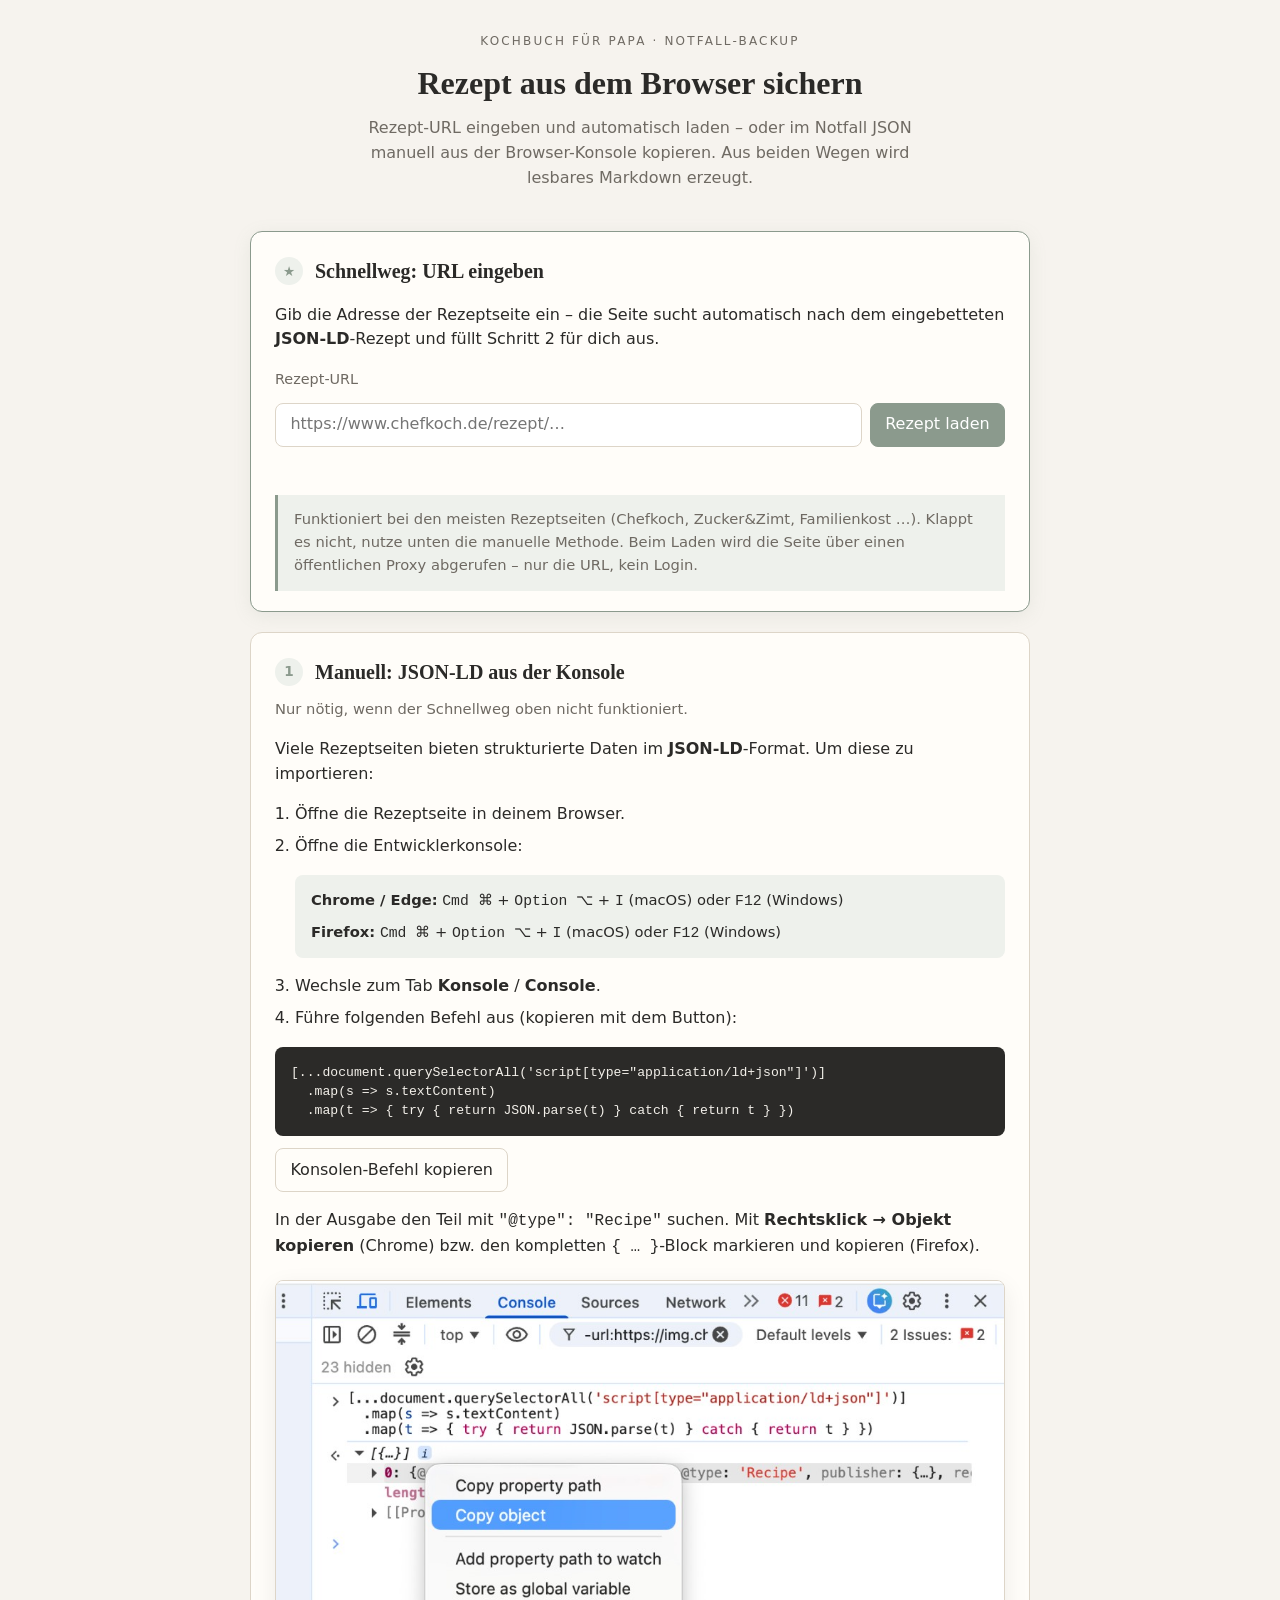
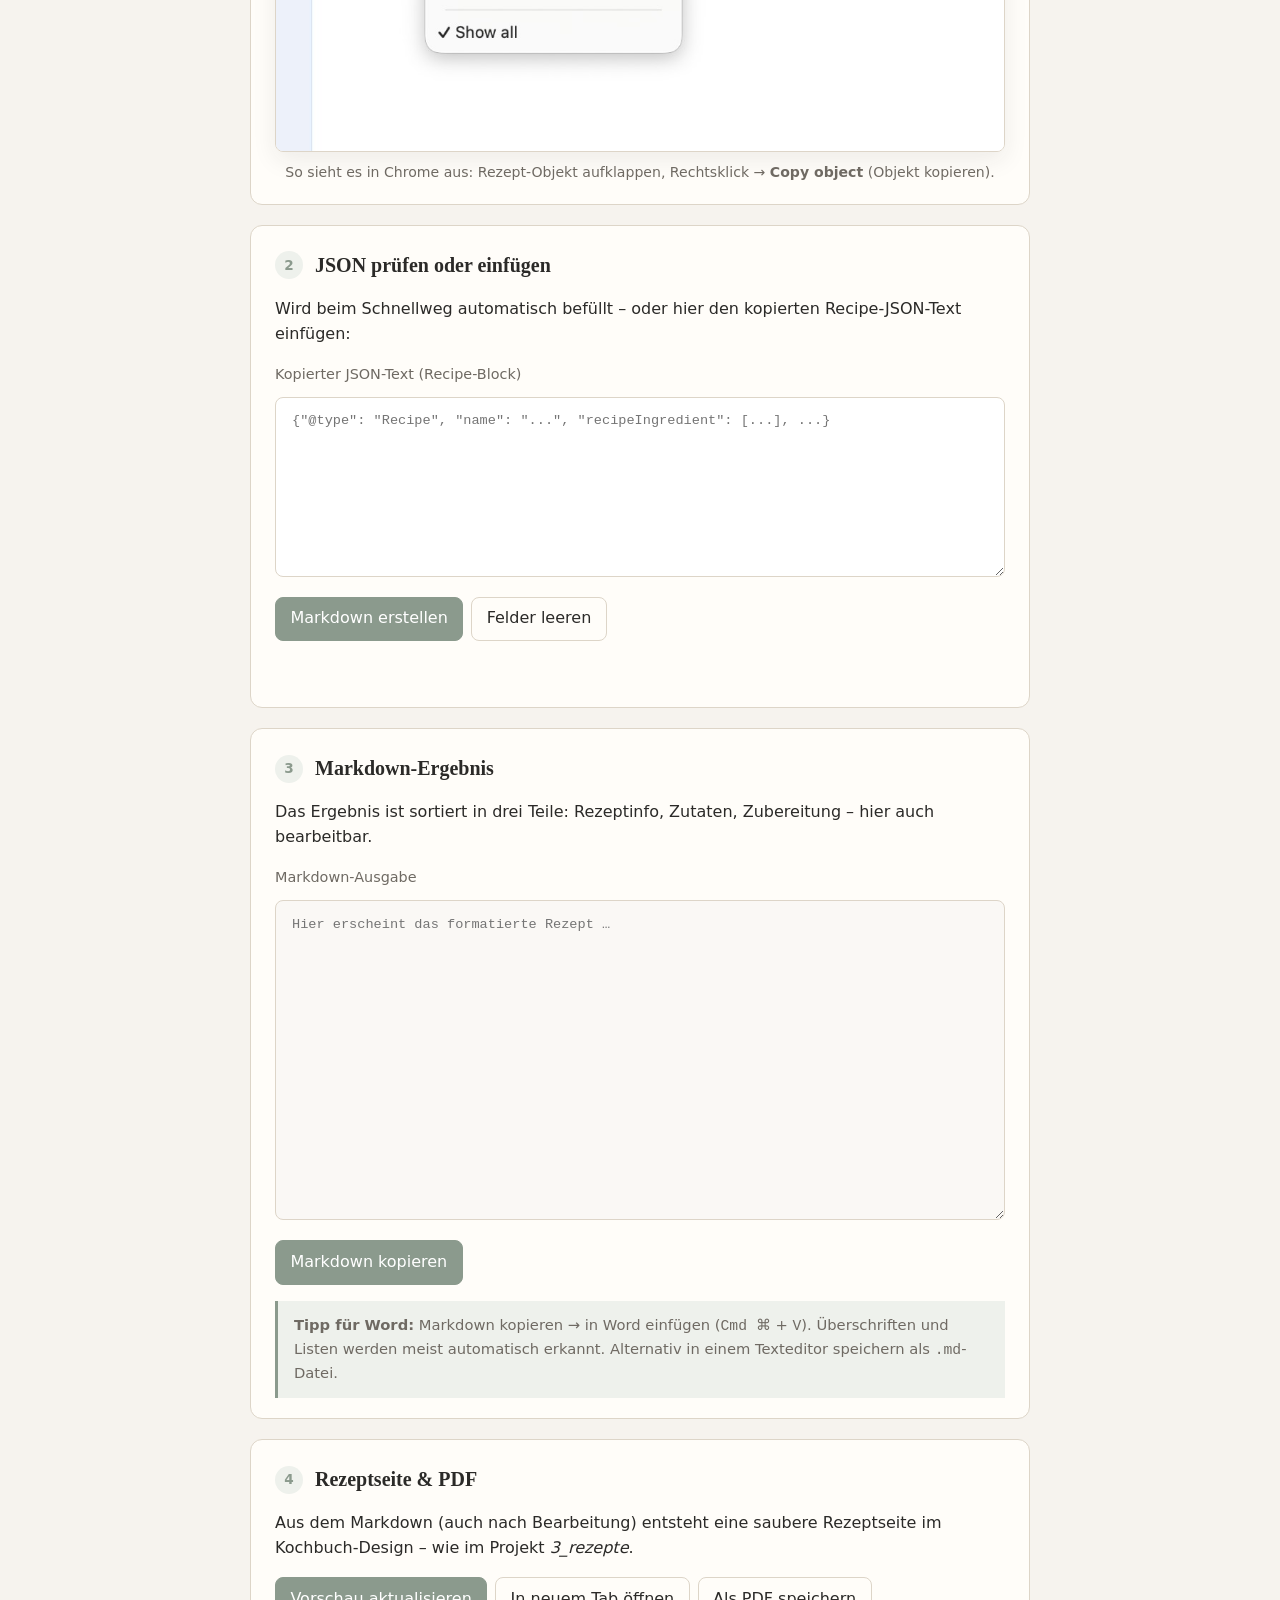
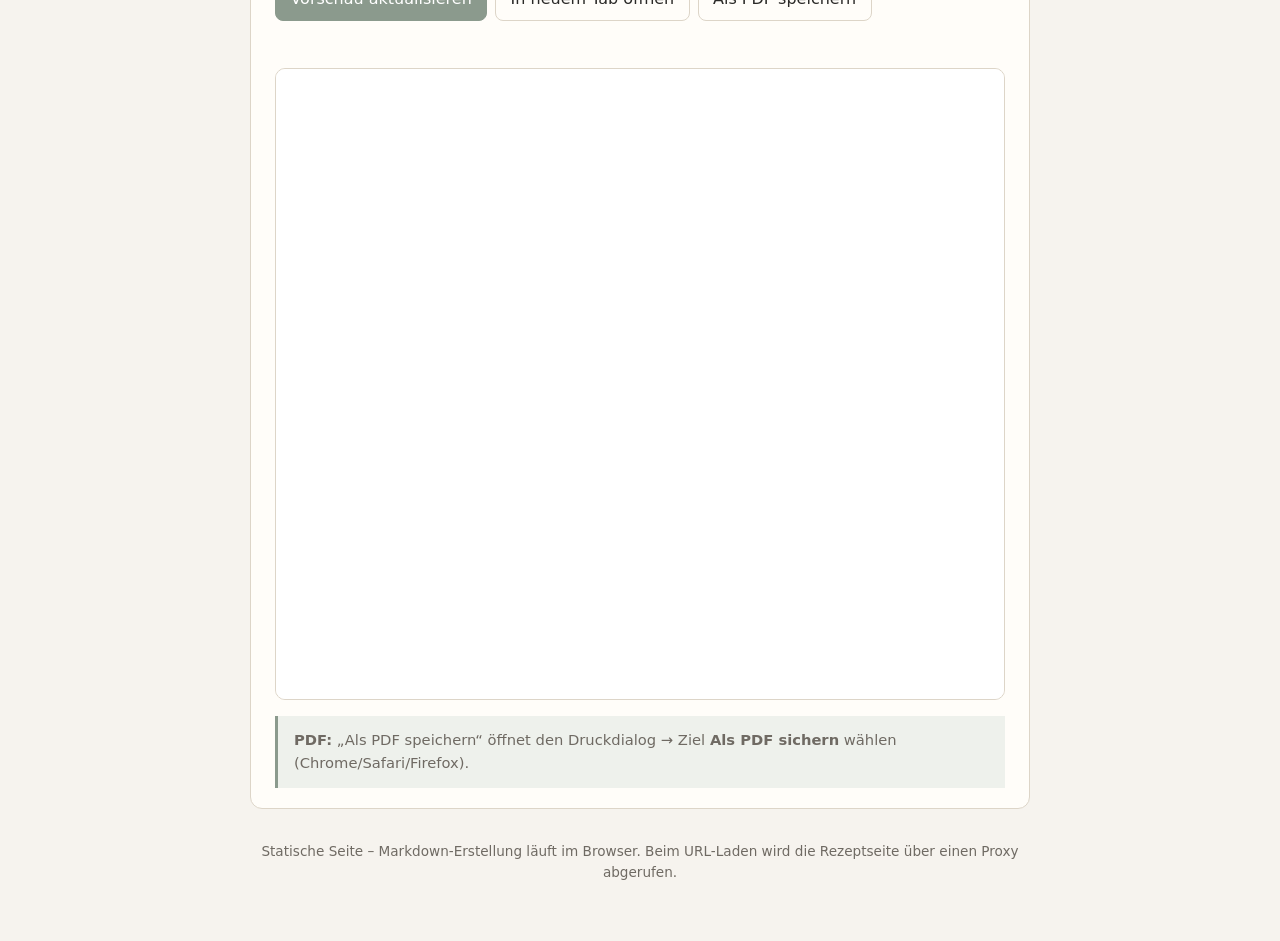
<file: index.html>
<!DOCTYPE html>
<html lang="de">
<head>
  <meta charset="utf-8">
  <meta name="viewport" content="width=device-width, initial-scale=1">
  <title>Rezept-Backup – JSON zu Markdown</title>
  <meta name="description" content="Rezepte aus dem Browser als Markdown sichern – ohne Programmierkenntnisse.">
  <link rel="stylesheet" href="styles.css">
</head>
<body>
  <div class="page">
    <header>
      <p class="kicker">Kochbuch für Papa · Notfall-Backup</p>
      <h1>Rezept aus dem Browser sichern</h1>
      <p class="lead">
        Rezept-URL eingeben und automatisch laden – oder im Notfall JSON manuell aus der
        Browser-Konsole kopieren. Aus beiden Wegen wird lesbares Markdown erzeugt.
      </p>
    </header>

    <section class="step-card step-card-highlight" aria-labelledby="step-quick-title">
      <h2 id="step-quick-title"><span class="step-num">★</span> Schnellweg: URL eingeben</h2>
      <p>
        Gib die Adresse der Rezeptseite ein – die Seite sucht automatisch nach dem
        eingebetteten <strong>JSON-LD</strong>-Rezept und füllt Schritt 2 für dich aus.
      </p>
      <label for="url-input">Rezept-URL</label>
      <div class="url-row">
        <input
          type="url"
          id="url-input"
          placeholder="https://www.chefkoch.de/rezept/…"
          spellcheck="false"
          inputmode="url"
        >
        <button type="button" class="primary" id="fetch-url-btn">Rezept laden</button>
      </div>
      <p id="url-status" class="status" role="status" aria-live="polite"></p>
      <div class="tip-box">
        Funktioniert bei den meisten Rezeptseiten (Chefkoch, Zucker&Zimt, Familienkost …).
        Klappt es nicht, nutze unten die manuelle Methode. Beim Laden wird die Seite über
        einen öffentlichen Proxy abgerufen – nur die URL, kein Login.
      </div>
    </section>

    <section class="step-card" aria-labelledby="step1-title">
      <h2 id="step1-title"><span class="step-num">1</span> Manuell: JSON-LD aus der Konsole</h2>
      <p class="step-note">Nur nötig, wenn der Schnellweg oben nicht funktioniert.</p>
      <p>
        Viele Rezeptseiten bieten strukturierte Daten im <strong>JSON-LD</strong>-Format.
        Um diese zu importieren:
      </p>
      <ol>
        <li>Öffne die Rezeptseite in deinem Browser.</li>
        <li>
          Öffne die Entwicklerkonsole:
          <div class="browser-hint">
            <div><strong>Chrome / Edge:</strong> <kbd>Cmd ⌘</kbd> + <kbd>Option ⌥</kbd> + <kbd>I</kbd> (macOS) oder <kbd>F12</kbd> (Windows)</div>
            <div><strong>Firefox:</strong> <kbd>Cmd ⌘</kbd> + <kbd>Option ⌥</kbd> + <kbd>I</kbd> (macOS) oder <kbd>F12</kbd> (Windows)</div>
          </div>
        </li>
        <li>Wechsle zum Tab <strong>Konsole</strong> / <strong>Console</strong>.</li>
        <li>Führe folgenden Befehl aus (kopieren mit dem Button):</li>
      </ol>
      <pre class="code-block" id="console-cmd">[...document.querySelectorAll('script[type="application/ld+json"]')]
  .map(s => s.textContent)
  .map(t => { try { return JSON.parse(t) } catch { return t } })</pre>
      <div class="copy-row">
        <button type="button" id="copy-cmd-btn">Konsolen-Befehl kopieren</button>
      </div>
      <p style="margin-top: 1rem;">
        In der Ausgabe den Teil mit <code>"@type": "Recipe"</code> suchen.
        Mit <strong>Rechtsklick → Objekt kopieren</strong> (Chrome) bzw. den kompletten
        <code>{ … }</code>-Block markieren und kopieren (Firefox).
      </p>
      <figure class="screenshot">
        <img
          src="images/konsole-kopieren.png"
          alt="Chrome-Konsole: Rezept-Objekt aufklappen und per Rechtsklick „Copy object“ wählen"
          loading="lazy"
        >
        <figcaption>
          So sieht es in Chrome aus: Rezept-Objekt aufklappen, Rechtsklick →
          <strong>Copy object</strong> (Objekt kopieren).
        </figcaption>
      </figure>
    </section>

    <section class="step-card" aria-labelledby="step2-title">
      <h2 id="step2-title"><span class="step-num">2</span> JSON prüfen oder einfügen</h2>
      <p>Wird beim Schnellweg automatisch befüllt – oder hier den kopierten Recipe-JSON-Text einfügen:</p>
      <label for="json-input">Kopierter JSON-Text (Recipe-Block)</label>
      <textarea id="json-input" placeholder='{"@type": "Recipe", "name": "...", "recipeIngredient": [...], ...}' spellcheck="false"></textarea>
      <div class="copy-row" style="margin-top: 0.75rem;">
        <button type="button" class="primary" id="convert-btn">Markdown erstellen</button>
        <button type="button" id="clear-btn">Felder leeren</button>
      </div>
      <p id="status" class="status" role="status" aria-live="polite"></p>
    </section>

    <section class="step-card" aria-labelledby="step3-title">
      <h2 id="step3-title"><span class="step-num">3</span> Markdown-Ergebnis</h2>
      <p>Das Ergebnis ist sortiert in drei Teile: Rezeptinfo, Zutaten, Zubereitung – hier auch bearbeitbar.</p>
      <label for="markdown-output">Markdown-Ausgabe</label>
      <textarea id="markdown-output" class="output" placeholder="Hier erscheint das formatierte Rezept …" spellcheck="false"></textarea>
      <div class="copy-row" style="margin-top: 0.75rem;">
        <button type="button" class="primary" id="copy-md-btn">Markdown kopieren</button>
      </div>
      <div class="tip-box">
        <strong>Tipp für Word:</strong> Markdown kopieren → in Word einfügen (<kbd>Cmd ⌘</kbd> + <kbd>V</kbd>).
        Überschriften und Listen werden meist automatisch erkannt. Alternativ in einem
        Texteditor speichern als <code>.md</code>-Datei.
      </div>
    </section>

    <section class="step-card" aria-labelledby="step4-title">
      <h2 id="step4-title"><span class="step-num">4</span> Rezeptseite &amp; PDF</h2>
      <p>
        Aus dem Markdown (auch nach Bearbeitung) entsteht eine saubere Rezeptseite im
        Kochbuch-Design – wie im Projekt <em>3_rezepte</em>.
      </p>
      <div class="copy-row">
        <button type="button" class="primary" id="preview-update-btn">Vorschau aktualisieren</button>
        <button type="button" id="preview-tab-btn">In neuem Tab öffnen</button>
        <button type="button" id="preview-pdf-btn">Als PDF speichern</button>
      </div>
      <p id="preview-status" class="status" role="status" aria-live="polite"></p>
      <div class="preview-frame-wrap">
        <iframe
          id="preview-frame"
          title="Rezeptvorschau"
          sandbox="allow-same-origin allow-modals allow-scripts"
        ></iframe>
      </div>
      <div class="tip-box">
        <strong>PDF:</strong> „Als PDF speichern“ öffnet den Druckdialog → Ziel
        <strong>Als PDF sichern</strong> wählen (Chrome/Safari/Firefox).
      </div>
    </section>

    <footer>
      Statische Seite – Markdown-Erstellung läuft im Browser. Beim URL-Laden wird die
      Rezeptseite über einen Proxy abgerufen.
    </footer>
  </div>
  <script src="recipe-core.js"></script>
  <script src="preview.js"></script>
  <script src="app.js"></script>
</body>
</html>
</file>
<file: styles.css>
/* Rezept-Backup – skandinavisches, ruhiges Layout */

:root {
  --bg: #f6f3ee;
  --paper: #fffdf9;
  --ink: #2b2a28;
  --muted: #6f6a63;
  --accent: #8b9a8d;
  --line: #ddd5c8;
  --step: #eef1ec;
  --error: #9b4d4d;
  --ok: #5a735f;
}

* {
  box-sizing: border-box;
}

body {
  margin: 0;
  font-family: "Segoe UI", system-ui, -apple-system, sans-serif;
  font-size: 16px;
  line-height: 1.55;
  color: var(--ink);
  background: var(--bg);
}

.page {
  max-width: 820px;
  margin: 0 auto;
  padding: 2rem 1.25rem 4rem;
}

header {
  text-align: center;
  margin-bottom: 2.5rem;
}

header p.kicker {
  margin: 0 0 0.5rem;
  font-size: 0.75rem;
  letter-spacing: 0.18em;
  text-transform: uppercase;
  color: var(--muted);
}

header h1 {
  margin: 0 0 0.5rem;
  font-family: Georgia, "Times New Roman", serif;
  font-size: 2rem;
  font-weight: 600;
}

header .lead {
  margin: 0;
  color: var(--muted);
  max-width: 36rem;
  margin-inline: auto;
}

.step-card {
  background: var(--paper);
  border: 1px solid var(--line);
  border-radius: 12px;
  padding: 1.5rem 1.5rem 1.25rem;
  margin-bottom: 1.25rem;
}

.step-card-highlight {
  border-color: var(--accent);
  box-shadow: 0 4px 18px rgba(139, 154, 141, 0.12);
}

.step-note {
  margin: -0.35rem 0 0.75rem;
  font-size: 0.92rem;
  color: var(--muted);
}

.url-row {
  display: flex;
  flex-wrap: wrap;
  gap: 0.5rem;
  margin-top: 0.75rem;
}

.url-row input {
  flex: 1 1 16rem;
  min-width: 0;
  padding: 0.55rem 0.9rem;
  border: 1px solid var(--line);
  border-radius: 8px;
  font: inherit;
  background: #fff;
}

.url-row input:focus {
  outline: 2px solid rgba(139, 154, 141, 0.35);
  border-color: var(--accent);
}

.url-row button {
  flex: 0 0 auto;
}

button:disabled {
  opacity: 0.65;
  cursor: wait;
}

.step-card h2 {
  margin: 0 0 1rem;
  font-family: Georgia, "Times New Roman", serif;
  font-size: 1.25rem;
  display: flex;
  align-items: center;
  gap: 0.75rem;
}

.step-num {
  display: inline-flex;
  align-items: center;
  justify-content: center;
  width: 1.75rem;
  height: 1.75rem;
  border-radius: 999px;
  background: var(--step);
  color: var(--accent);
  font-family: "Segoe UI", system-ui, sans-serif;
  font-size: 0.85rem;
  font-weight: 600;
  flex-shrink: 0;
}

.step-card ol,
.step-card ul {
  margin: 0.75rem 0 0;
  padding-left: 1.25rem;
}

.step-card li {
  margin-bottom: 0.45rem;
}

.browser-hint {
  display: grid;
  gap: 0.5rem;
  margin: 1rem 0;
  padding: 0.85rem 1rem;
  background: var(--step);
  border-radius: 8px;
  font-size: 0.92rem;
}

.browser-hint strong {
  color: var(--ink);
}

pre.code-block {
  margin: 1rem 0 0.75rem;
  padding: 1rem;
  background: #2b2a28;
  color: #f3f0ea;
  border-radius: 8px;
  overflow-x: auto;
  font-size: 0.82rem;
  line-height: 1.45;
}

.copy-row {
  display: flex;
  flex-wrap: wrap;
  gap: 0.5rem;
  margin-top: 0.5rem;
}

button {
  font: inherit;
  cursor: pointer;
  border: 1px solid var(--line);
  background: var(--paper);
  color: var(--ink);
  border-radius: 8px;
  padding: 0.55rem 0.9rem;
}

button.primary {
  background: var(--accent);
  border-color: var(--accent);
  color: #fff;
}

button:hover {
  filter: brightness(0.97);
}

button.primary:hover {
  filter: brightness(1.05);
}

textarea {
  width: 100%;
  min-height: 180px;
  margin-top: 0.75rem;
  padding: 0.85rem 1rem;
  border: 1px solid var(--line);
  border-radius: 8px;
  font-family: ui-monospace, "SF Mono", Menlo, monospace;
  font-size: 0.85rem;
  line-height: 1.45;
  resize: vertical;
  background: #fff;
}

textarea.output {
  min-height: 320px;
  background: #faf8f5;
}

label {
  display: block;
  margin-top: 0.75rem;
  font-size: 0.9rem;
  color: var(--muted);
}

.status {
  margin-top: 0.75rem;
  font-size: 0.9rem;
  min-height: 1.25rem;
}

.status.error {
  color: var(--error);
}

.status.ok {
  color: var(--ok);
}

.tip-box {
  margin-top: 1rem;
  padding: 0.85rem 1rem;
  border-left: 3px solid var(--accent);
  background: var(--step);
  font-size: 0.92rem;
  color: var(--muted);
}

.screenshot {
  margin: 1.25rem 0 0;
  padding: 0;
  max-width: 100%;
}

.screenshot img {
  display: block;
  max-width: 100%;
  width: auto;
  height: auto;
  border: 1px solid var(--line);
  border-radius: 8px;
  box-shadow: 0 8px 24px rgba(43, 42, 40, 0.08);
}

.screenshot figcaption {
  margin-top: 0.65rem;
  font-size: 0.88rem;
  color: var(--muted);
  text-align: center;
}

.preview-frame-wrap {
  margin-top: 0.85rem;
  border: 1px solid var(--line);
  border-radius: 10px;
  overflow: hidden;
  background: #faf8f5;
  min-height: 420px;
}

#preview-frame {
  display: block;
  width: 100%;
  min-height: 420px;
  height: 70vh;
  border: 0;
  background: #fff;
}

#preview-frame {
  display: block;
  width: 100%;
  min-height: 420px;
  height: 70vh;
  border: 0;
  background: #fff;
}

.cookview-page .recipe-display-card h2 {
  margin-bottom: 0.75rem;
}

.cookview-preview.preview-frame-wrap {
  margin-top: 0;
  border: none;
  border-radius: 0;
  background: transparent;
  min-height: auto;
  overflow: visible;
}

.cookview-preview {
  position: relative;
  margin-top: 0;
  overflow: visible;
  min-height: auto;
}

.loading-indicator,
.preview-loading {
  display: inline-flex;
  align-items: center;
  gap: 0.65rem;
  margin-top: 0.75rem;
  color: var(--muted);
  font-size: 0.92rem;
}

.preview-loading {
  display: flex;
  justify-content: center;
  align-items: center;
  min-height: 200px;
  margin-top: 0;
}

.loading-spinner {
  width: 1.15rem;
  height: 1.15rem;
  border: 2px solid var(--line);
  border-top-color: var(--accent);
  border-radius: 50%;
  animation: spin 0.8s linear infinite;
  flex-shrink: 0;
}

@keyframes spin {
  to { transform: rotate(360deg); }
}

.is-hidden {
  display: none !important;
}

.recipe-inline-wrap {
  padding: 0.25rem 0;
}

.recipe-inline-wrap .recipe {
  display: flex;
  flex-direction: column;
  gap: 1.25rem;
  background: transparent;
  border: none;
  border-radius: 0;
  padding: 0;
}

.recipe-inline-wrap .recipe-header {
  border-bottom: 1px solid var(--line);
  padding-bottom: 0.85rem;
}

.recipe-inline-wrap .recipe-header h1 {
  font-family: Georgia, "Times New Roman", serif;
  font-size: 1.75rem;
  margin: 0 0 0.35rem;
  line-height: 1.15;
}

.recipe-inline-wrap .recipe-description {
  color: var(--muted);
  margin: 0 0 0.65rem;
}

.recipe-inline-wrap .recipe-meta {
  display: flex;
  flex-wrap: wrap;
  gap: 0.45rem 1rem;
  margin: 0;
}

.recipe-inline-wrap .recipe-meta div {
  display: flex;
  gap: 0.3rem;
  align-items: baseline;
}

.recipe-inline-wrap .recipe-meta dt {
  font-size: 0.68rem;
  letter-spacing: 0.08em;
  text-transform: uppercase;
  color: var(--muted);
}

.recipe-inline-wrap .recipe-meta dd {
  margin: 0;
  font-weight: 500;
}

.recipe-inline-wrap .recipe-body {
  display: grid;
  grid-template-columns: minmax(160px, 220px) 1fr;
  gap: 1.25rem;
  align-items: start;
}

.recipe-inline-wrap .ingredients h2,
.recipe-inline-wrap .steps h2,
.recipe-inline-wrap .recipe-notes h2 {
  font-family: Georgia, "Times New Roman", serif;
  font-size: 1.15rem;
  margin: 0 0 0.55rem;
}

.recipe-inline-wrap .ingredients ul,
.recipe-inline-wrap .steps ol {
  margin: 0;
  padding-left: 1.1rem;
}

.recipe-inline-wrap .ingredients li,
.recipe-inline-wrap .steps li {
  margin-bottom: 0.3rem;
}

.recipe-inline-wrap .recipe-notes {
  border-top: 1px solid var(--line);
  padding-top: 0.75rem;
}

.recipe-inline-wrap .recipe-notes p,
.recipe-inline-wrap .recipe-source {
  margin: 0;
  color: var(--muted);
  font-size: 0.85rem;
}

.recipe-inline-wrap .recipe-source {
  word-break: break-all;
}

.portion-stepper {
  display: inline-flex;
  align-items: center;
  gap: 0.35rem;
}

.portion-btn {
  width: 2rem;
  height: 2rem;
  padding: 0;
  display: inline-flex;
  align-items: center;
  justify-content: center;
  font-size: 1.1rem;
  line-height: 1;
}

.portion-input {
  width: 3.5rem;
  padding: 0.4rem 0.45rem;
  border: 1px solid var(--line);
  border-radius: 8px;
  font: inherit;
  text-align: center;
  background: #fff;
}

.portion-input::-webkit-outer-spin-button,
.portion-input::-webkit-inner-spin-button {
  -webkit-appearance: none;
  margin: 0;
}

.portion-input[type="number"] {
  -moz-appearance: textfield;
  appearance: textfield;
}

.cookview-preview .preview-empty {
  display: flex;
  align-items: center;
  justify-content: center;
  min-height: 200px;
  padding: 2rem;
  text-align: center;
  color: var(--muted);
  font-size: 0.95rem;
}

.recipe-actions {
  display: grid;
  grid-template-columns: repeat(3, minmax(0, 1fr));
  gap: 0.5rem;
  margin-top: 1rem;
}

.recipe-actions button {
  width: 100%;
  min-height: 2.75rem;
  padding: 0.55rem 0.75rem;
}

@media (max-width: 720px) {
  .recipe-inline-wrap .recipe-body {
    grid-template-columns: 1fr;
  }

  .recipe-actions {
    grid-template-columns: 1fr;
  }
}

.cookview-preview #preview-frame {
  display: none;
  min-height: 480px;
  height: 75vh;
}

.cookview-preview #preview-frame.is-visible {
  display: block;
}

.preview-empty {
  display: flex;
  align-items: center;
  justify-content: center;
  min-height: 280px;
  padding: 2rem;
  text-align: center;
  color: var(--muted);
  font-size: 0.95rem;
}

.preview-empty.is-hidden {
  display: none;
}

.fallback-details {
  background: var(--paper);
  border: 1px solid var(--line);
  border-radius: 12px;
  margin-bottom: 1.25rem;
  overflow: hidden;
}

.fallback-details summary {
  cursor: pointer;
  padding: 1rem 1.25rem;
  font-family: Georgia, "Times New Roman", serif;
  font-size: 1.05rem;
  font-weight: 600;
  list-style: none;
}

.fallback-details summary::-webkit-details-marker {
  display: none;
}

.fallback-details summary::before {
  content: "▸ ";
  color: var(--accent);
}

.fallback-details[open] summary::before {
  content: "▾ ";
}

.fallback-details[open] summary {
  border-bottom: 1px solid var(--line);
}

.fallback-content {
  padding: 0 1.25rem 1.25rem;
}

.fallback-step {
  padding-top: 1.25rem;
}

.fallback-step h3 {
  margin: 0 0 0.75rem;
  font-family: Georgia, "Times New Roman", serif;
  font-size: 1.05rem;
}

footer a {
  color: var(--accent);
  text-decoration: none;
}

footer a:hover {
  text-decoration: underline;
}

footer {
  margin-top: 2rem;
  text-align: center;
  font-size: 0.85rem;
  color: var(--muted);
}

@media (max-width: 600px) {
  .page {
    padding-inline: 1rem;
  }

  header h1 {
    font-size: 1.6rem;
  }
}
</file>
